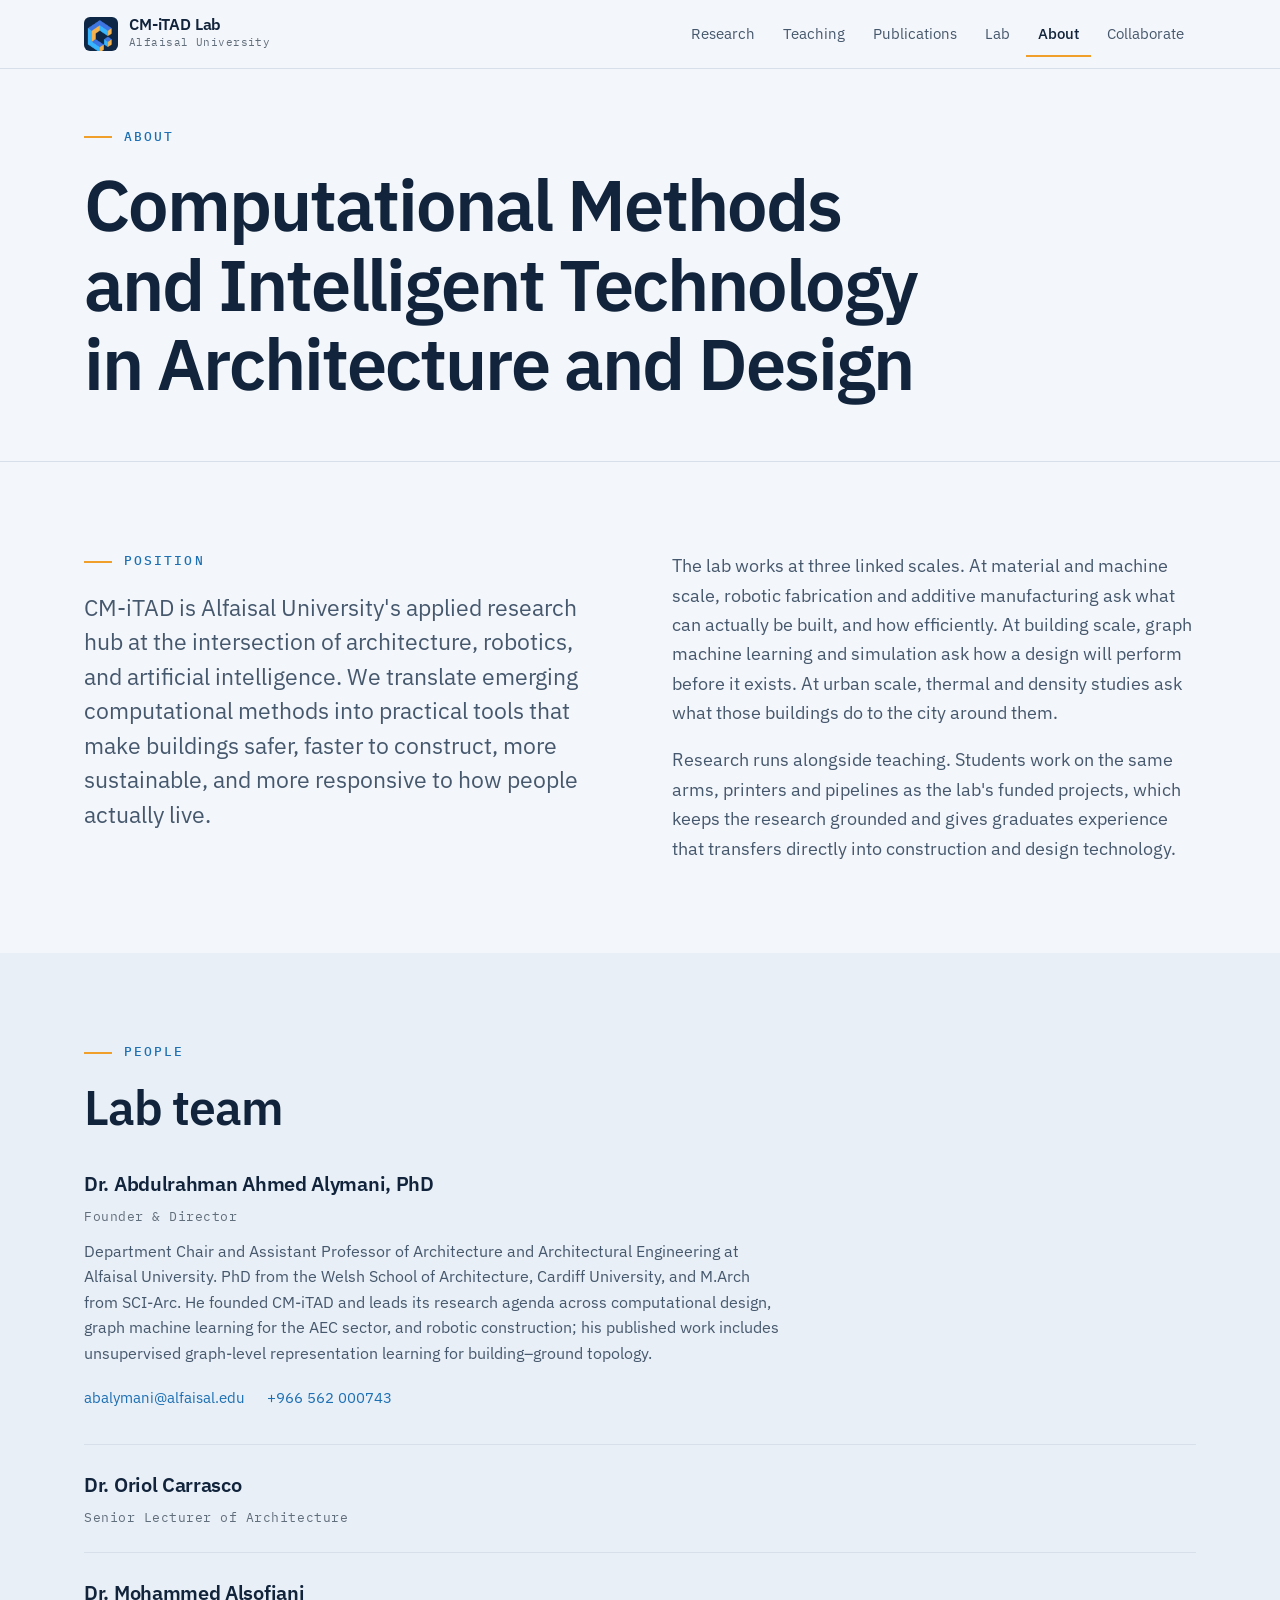
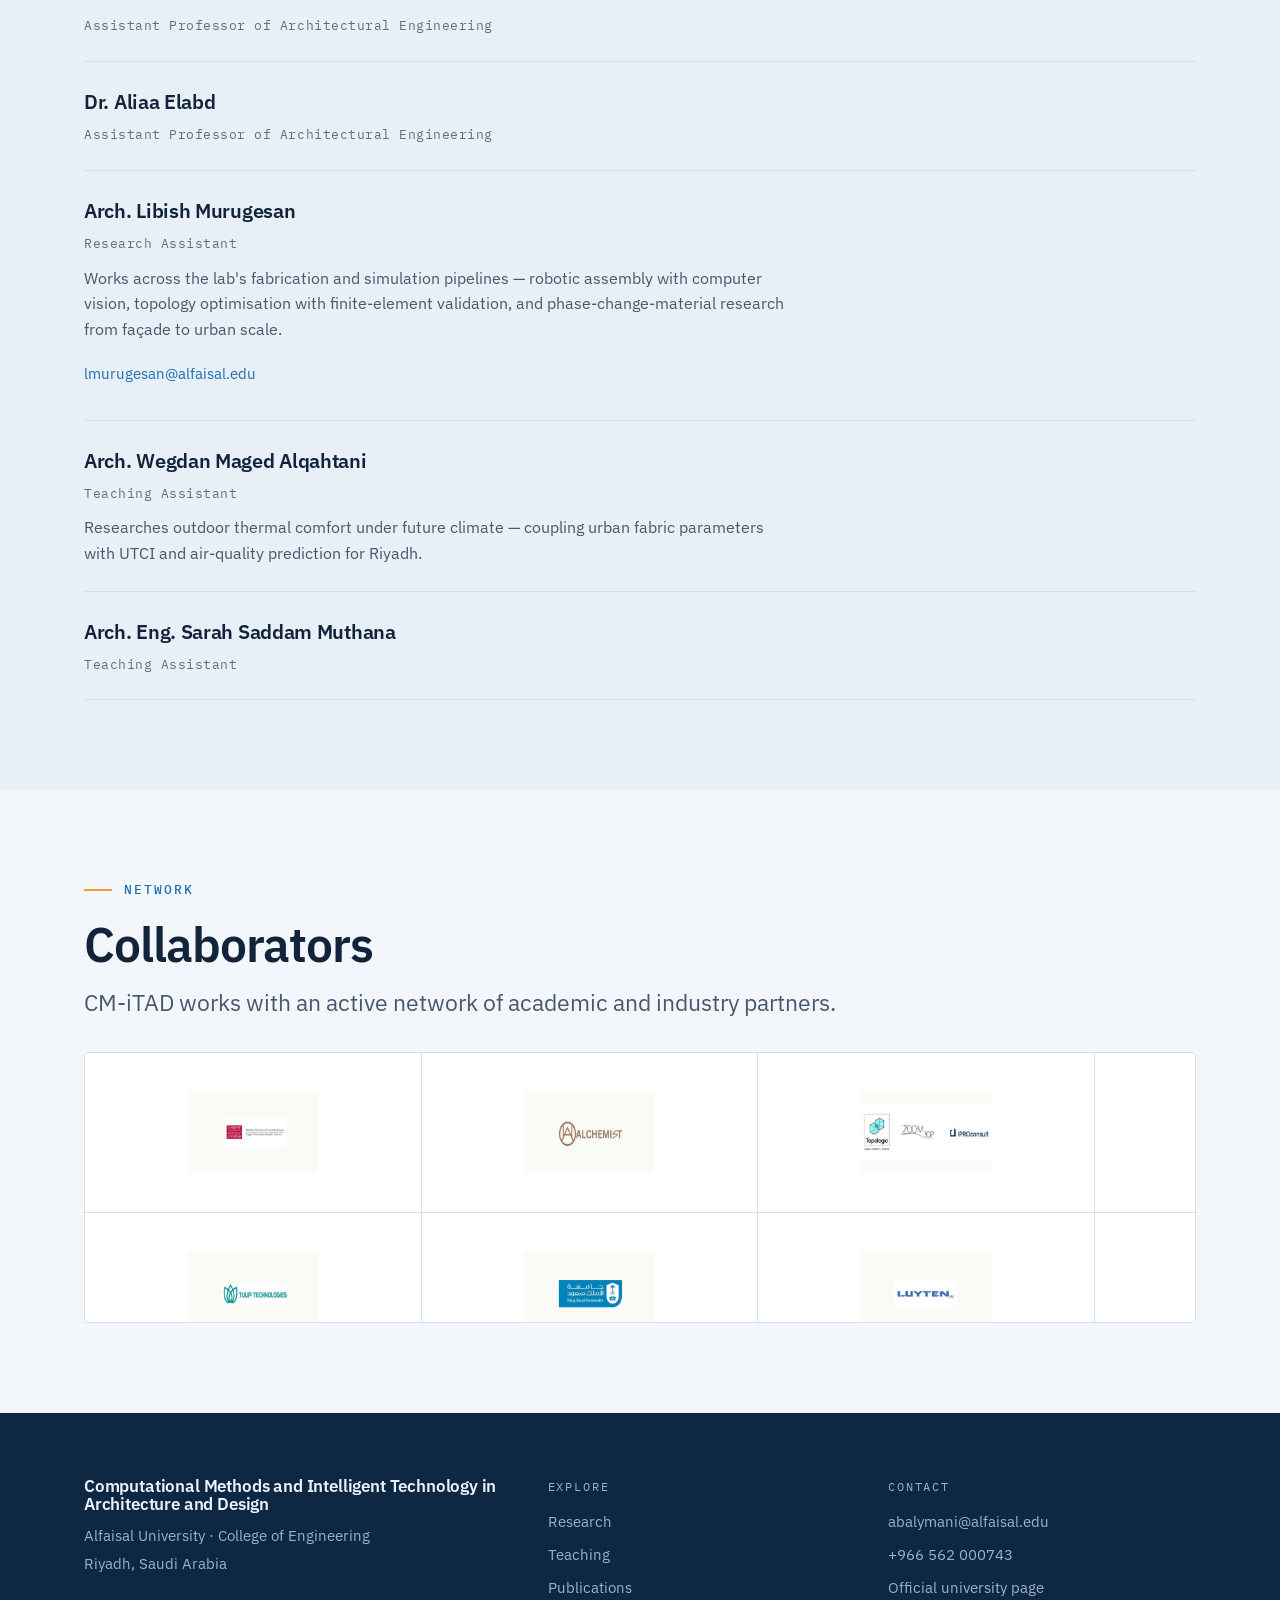
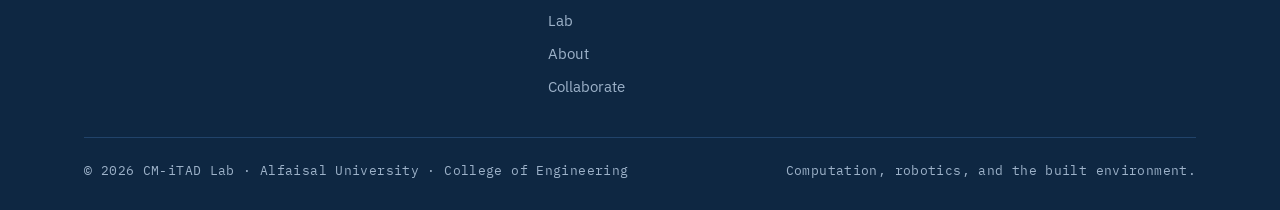
<file: about.html>
<!DOCTYPE html>
<html lang="en">
<head>
<meta charset="utf-8">
<meta name="viewport" content="width=device-width, initial-scale=1, viewport-fit=cover">
<title>About — CM-iTAD Lab</title>
<meta name="description" content="CM-iTAD is Alfaisal University's applied research lab at the intersection of architecture, robotics and artificial intelligence.">
<link rel="icon" href="assets/img/logo-cube.png">
<meta name="theme-color" content="#F3F6FA" media="(prefers-color-scheme: light)">
<meta name="theme-color" content="#0E2742" media="(prefers-color-scheme: dark)">
<link rel="manifest" href="site.webmanifest">
<link rel="apple-touch-icon" href="assets/img/logo-cube.png">
<!-- Fonts are linked here, not @imported from site.css: an @import cannot start
     downloading until site.css has been fetched AND parsed, which serialises two
     round trips on the critical path. This costs the most on mobile networks. -->
<link rel="preconnect" href="https://fonts.googleapis.com">
<link rel="preconnect" href="https://fonts.gstatic.com" crossorigin>
<link rel="stylesheet" href="https://fonts.googleapis.com/css2?family=IBM+Plex+Sans:wght@400;500;600;700&family=IBM+Plex+Mono:wght@400;500;600&family=IBM+Plex+Serif:ital,wght@0,400;0,600;1,400&display=swap">
<link rel="stylesheet" href="assets/css/site.css">
</head>
<body>
<a class="skip" href="#main">Skip to content</a>
<header class="site-header" data-render="header"></header>

<main id="main">
  <section class="section--tight" style="border-bottom:1px solid var(--hairline)">
    <div class="wrap">
      <p class="eyebrow">About</p>
      <h1 class="h-display">Computational Methods and Intelligent Technology in Architecture and Design</h1>
    </div>
  </section>

  <section class="section">
    <div class="wrap">
      <div class="grid grid--2" style="gap:clamp(28px,5vw,64px);align-items:start">
        <div>
          <p class="eyebrow">Position</p>
          <p class="lead">CM-iTAD is Alfaisal University's applied research hub at the intersection of architecture, robotics, and artificial intelligence. We translate emerging computational methods into practical tools that make buildings safer, faster to construct, more sustainable, and more responsive to how people actually live.</p>
        </div>
        <div class="detail__body">
          <p>The lab works at three linked scales. At material and machine scale, robotic fabrication and additive manufacturing ask what can actually be built, and how efficiently. At building scale, graph machine learning and simulation ask how a design will perform before it exists. At urban scale, thermal and density studies ask what those buildings do to the city around them.</p>
          <p>Research runs alongside teaching. Students work on the same arms, printers and pipelines as the lab's funded projects, which keeps the research grounded and gives graduates experience that transfers directly into construction and design technology.</p>
        </div>
      </div>
    </div>
  </section>

  <section class="section section--panel">
    <div class="wrap">
      <p class="eyebrow">People</p>
      <h2 class="h-1" style="margin-bottom:10px">Lab team</h2>
      <div data-render="about-people"></div>
    </div>
  </section>

  <section class="section">
    <div class="wrap">
      <p class="eyebrow">Network</p>
      <h2 class="h-1" style="margin-bottom:14px">Collaborators</h2>
      <p class="lead" style="margin-bottom:32px;max-width:62ch">CM-iTAD works with an active network of academic and industry partners.</p>
      <div data-render="partners"></div>
    </div>
  </section>
</main>

<footer class="site-footer" data-render="footer"></footer>
<script src="assets/js/data.js"></script>
<script src="assets/js/app.js"></script>
</body>
</html>
</file>
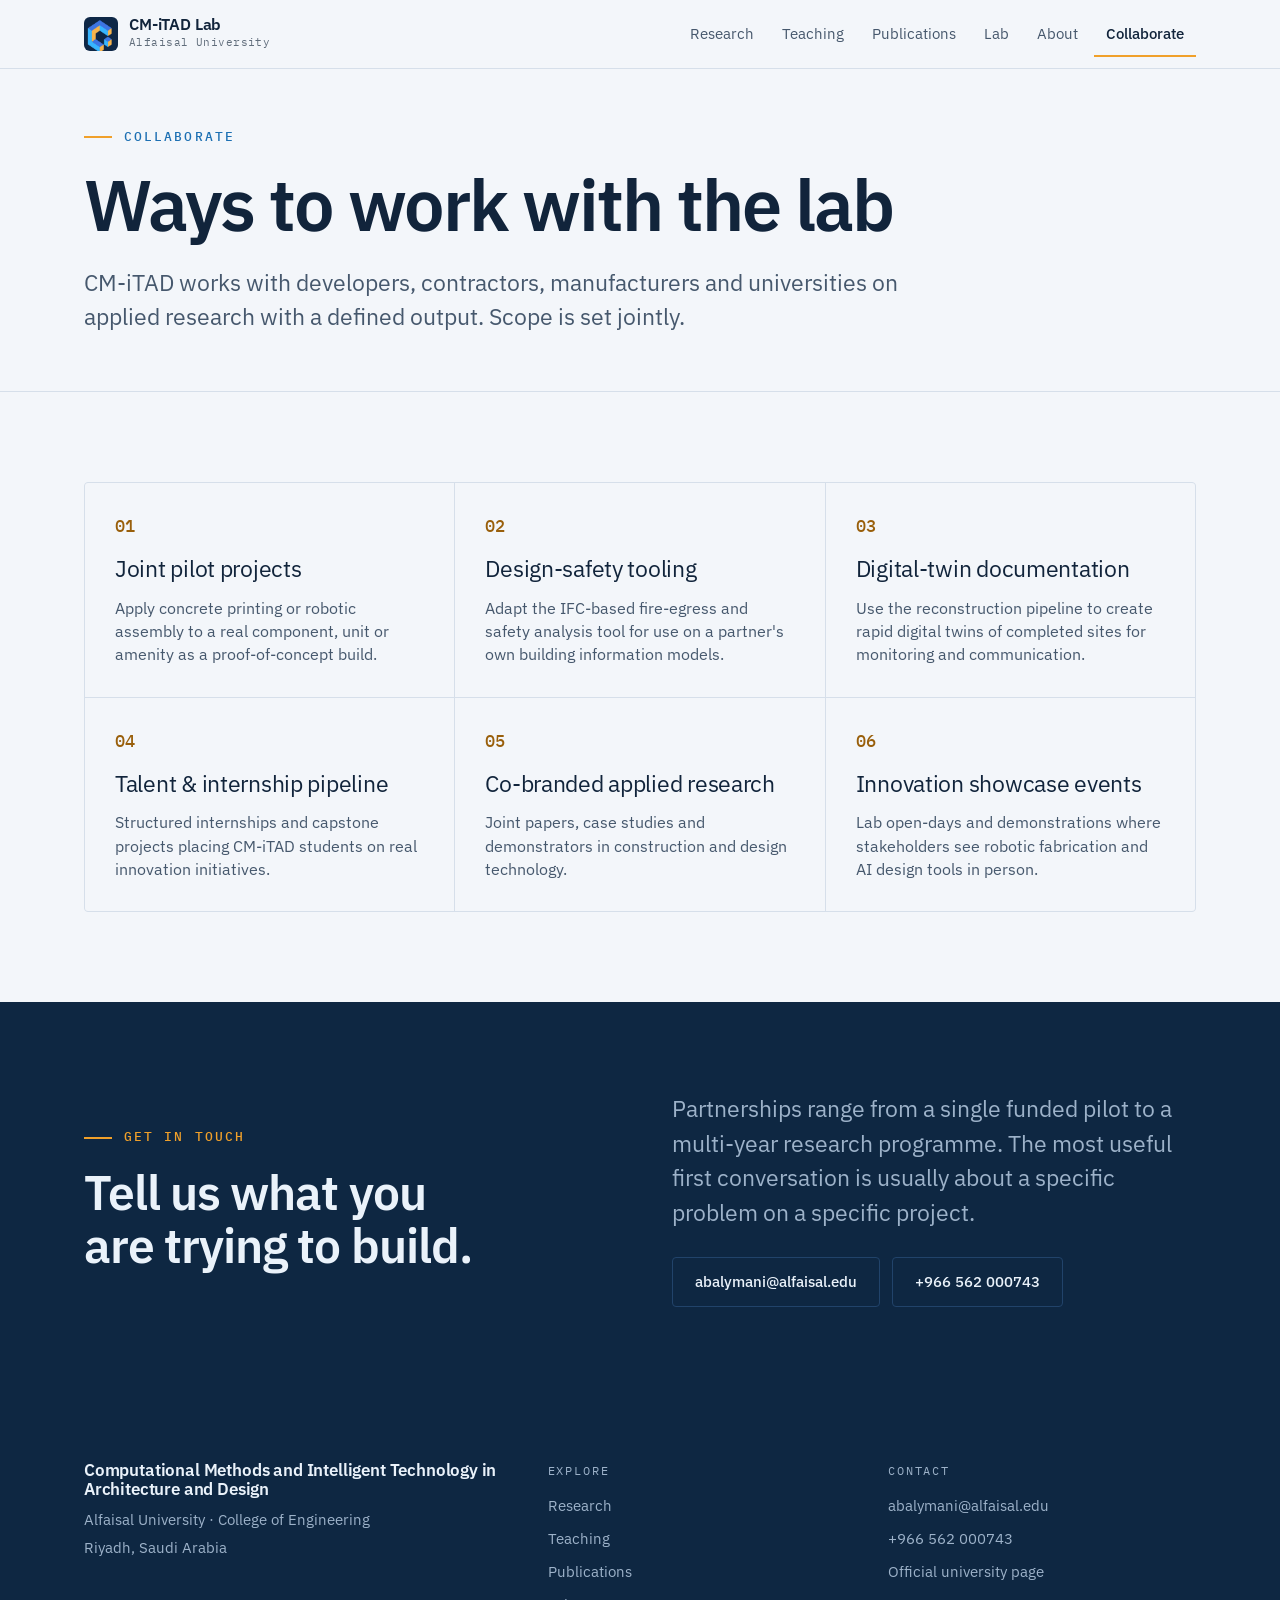
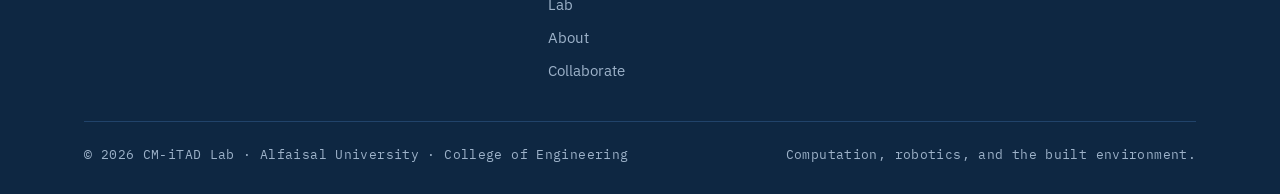
<file: collaborate.html>
<!DOCTYPE html>
<html lang="en">
<head>
<meta charset="utf-8">
<meta name="viewport" content="width=device-width, initial-scale=1, viewport-fit=cover">
<title>Collaborate — CM-iTAD Lab</title>
<meta name="description" content="Ways to work with CM-iTAD Lab: pilot projects, design tooling, digital twins, internships, joint research and showcase events.">
<link rel="icon" href="assets/img/logo-cube.png">
<meta name="theme-color" content="#F3F6FA" media="(prefers-color-scheme: light)">
<meta name="theme-color" content="#0E2742" media="(prefers-color-scheme: dark)">
<link rel="manifest" href="site.webmanifest">
<link rel="apple-touch-icon" href="assets/img/logo-cube.png">
<!-- Fonts are linked here, not @imported from site.css: an @import cannot start
     downloading until site.css has been fetched AND parsed, which serialises two
     round trips on the critical path. This costs the most on mobile networks. -->
<link rel="preconnect" href="https://fonts.googleapis.com">
<link rel="preconnect" href="https://fonts.gstatic.com" crossorigin>
<link rel="stylesheet" href="https://fonts.googleapis.com/css2?family=IBM+Plex+Sans:wght@400;500;600;700&family=IBM+Plex+Mono:wght@400;500;600&family=IBM+Plex+Serif:ital,wght@0,400;0,600;1,400&display=swap">
<link rel="stylesheet" href="assets/css/site.css">
</head>
<body>
<a class="skip" href="#main">Skip to content</a>
<header class="site-header" data-render="header"></header>

<main id="main">
  <section class="section--tight" style="border-bottom:1px solid var(--hairline)">
    <div class="wrap">
      <p class="eyebrow">Collaborate</p>
      <h1 class="h-display">Ways to work with the lab</h1>
      <p class="lead" style="margin-top:20px;max-width:62ch">CM-iTAD works with developers, contractors, manufacturers and universities on applied research with a defined output. Scope is set jointly.</p>
    </div>
  </section>

  <section class="section">
    <div class="wrap" data-render="collab-list"></div>
  </section>

  <section class="section section--deep">
    <div class="wrap">
      <div class="grid grid--2" style="gap:clamp(28px,5vw,64px);align-items:center">
        <div>
          <p class="eyebrow">Get in touch</p>
          <h2 class="h-1" style="color:var(--fg-on-dark)">Tell us what you are trying to build.</h2>
        </div>
        <div>
          <p class="lead">Partnerships range from a single funded pilot to a multi-year research programme. The most useful first conversation is usually about a specific problem on a specific project.</p>
          <div class="btn-row" data-render="collab-contact"></div>
        </div>
      </div>
    </div>
  </section>
</main>

<footer class="site-footer" data-render="footer"></footer>
<script src="assets/js/data.js"></script>
<script src="assets/js/app.js"></script>
</body>
</html>
</file>
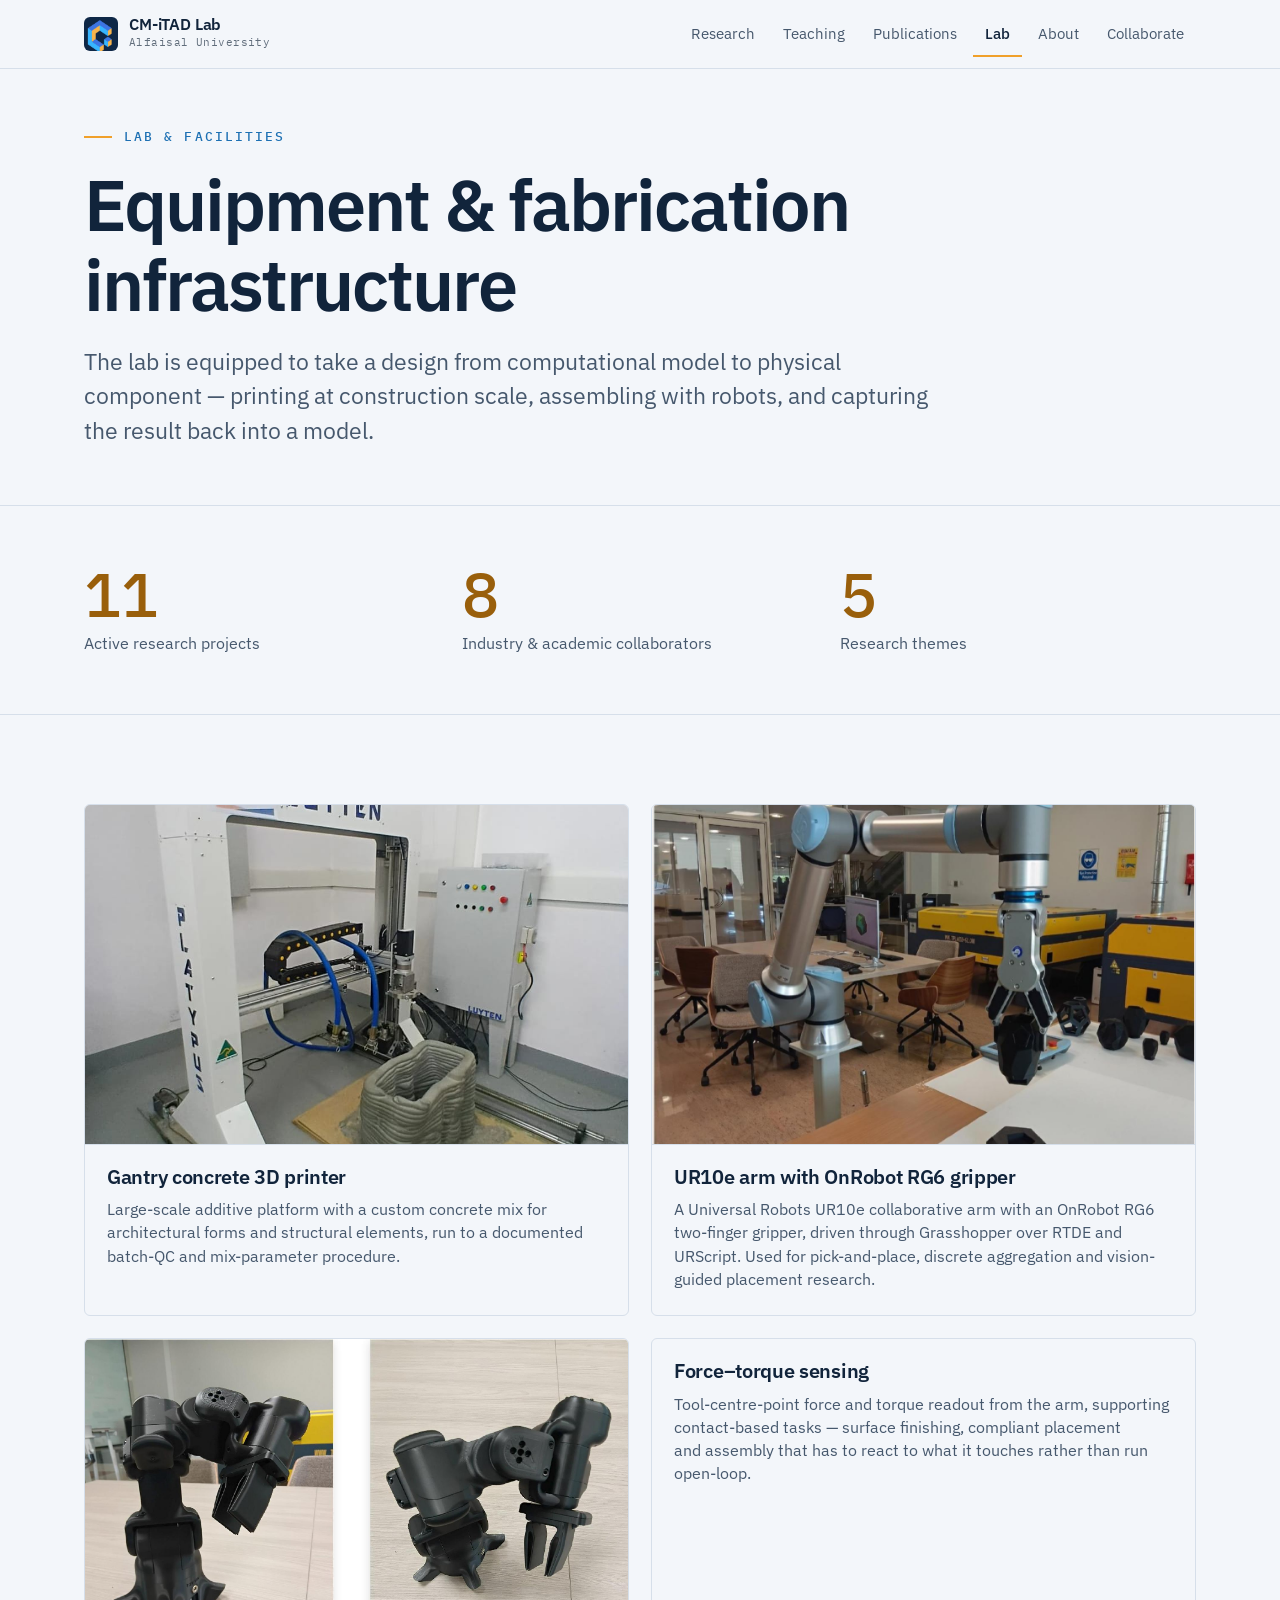
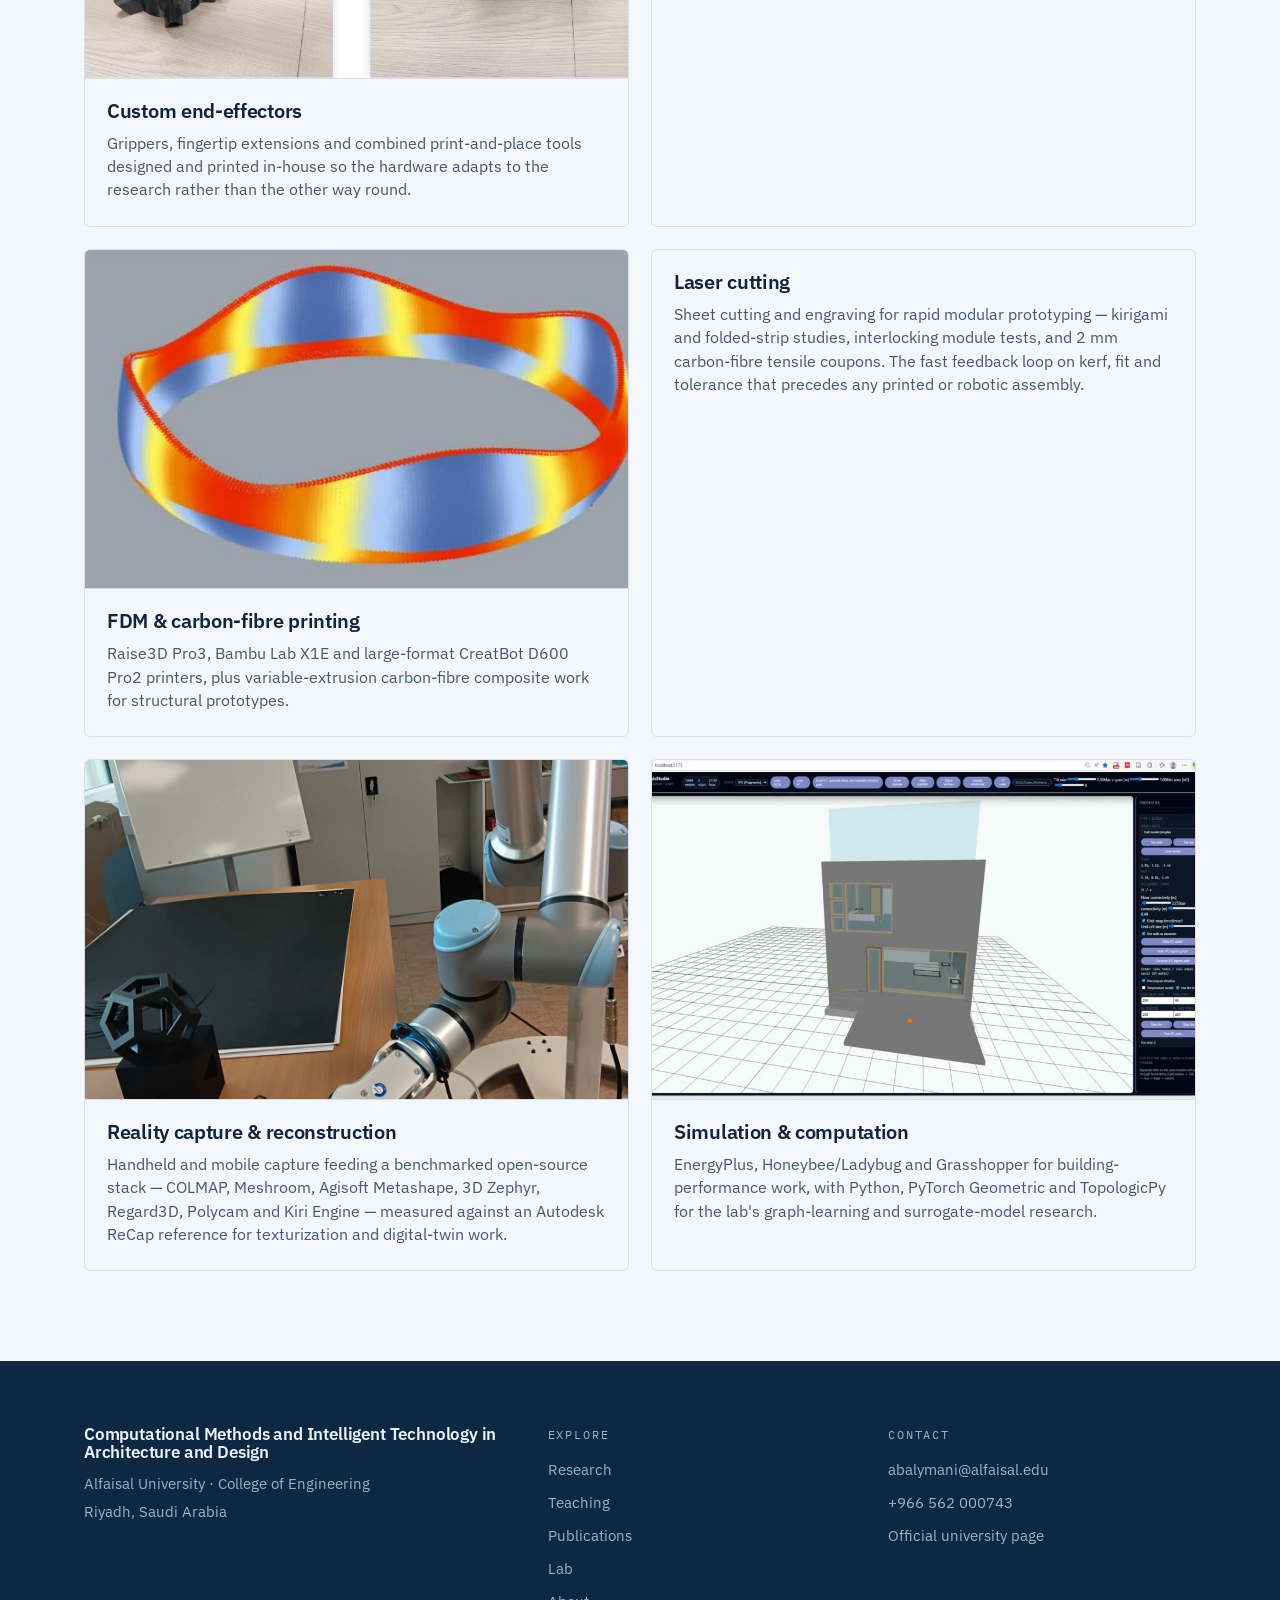
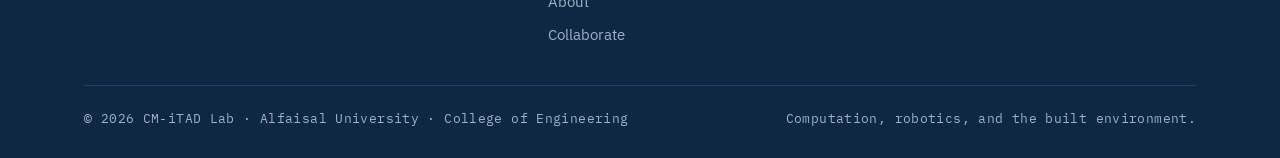
<file: lab.html>
<!DOCTYPE html>
<html lang="en">
<head>
<meta charset="utf-8">
<meta name="viewport" content="width=device-width, initial-scale=1, viewport-fit=cover">
<title>Lab & facilities — CM-iTAD Lab</title>
<meta name="description" content="Equipment and fabrication infrastructure at CM-iTAD Lab: concrete printing, robotic arms, additive manufacturing and reality capture.">
<link rel="icon" href="assets/img/logo-cube.png">
<meta name="theme-color" content="#F3F6FA" media="(prefers-color-scheme: light)">
<meta name="theme-color" content="#0E2742" media="(prefers-color-scheme: dark)">
<link rel="manifest" href="site.webmanifest">
<link rel="apple-touch-icon" href="assets/img/logo-cube.png">
<!-- Fonts are linked here, not @imported from site.css: an @import cannot start
     downloading until site.css has been fetched AND parsed, which serialises two
     round trips on the critical path. This costs the most on mobile networks. -->
<link rel="preconnect" href="https://fonts.googleapis.com">
<link rel="preconnect" href="https://fonts.gstatic.com" crossorigin>
<link rel="stylesheet" href="https://fonts.googleapis.com/css2?family=IBM+Plex+Sans:wght@400;500;600;700&family=IBM+Plex+Mono:wght@400;500;600&family=IBM+Plex+Serif:ital,wght@0,400;0,600;1,400&display=swap">
<link rel="stylesheet" href="assets/css/site.css">
</head>
<body>
<a class="skip" href="#main">Skip to content</a>
<header class="site-header" data-render="header"></header>

<main id="main">
  <section class="section--tight" style="border-bottom:1px solid var(--hairline)">
    <div class="wrap">
      <p class="eyebrow">Lab &amp; facilities</p>
      <h1 class="h-display">Equipment &amp; fabrication infrastructure</h1>
      <p class="lead" style="margin-top:20px;max-width:62ch">The lab is equipped to take a design from computational model to physical component — printing at construction scale, assembling with robots, and capturing the result back into a model.</p>
    </div>
  </section>

  <section class="section--tight" style="border-bottom:1px solid var(--hairline)">
    <div class="wrap" data-render="lab-stats"></div>
  </section>

  <section class="section">
    <div class="wrap" data-render="lab-facilities"></div>
  </section>
</main>

<footer class="site-footer" data-render="footer"></footer>
<script src="assets/js/data.js"></script>
<script src="assets/js/app.js"></script>
</body>
</html>
</file>
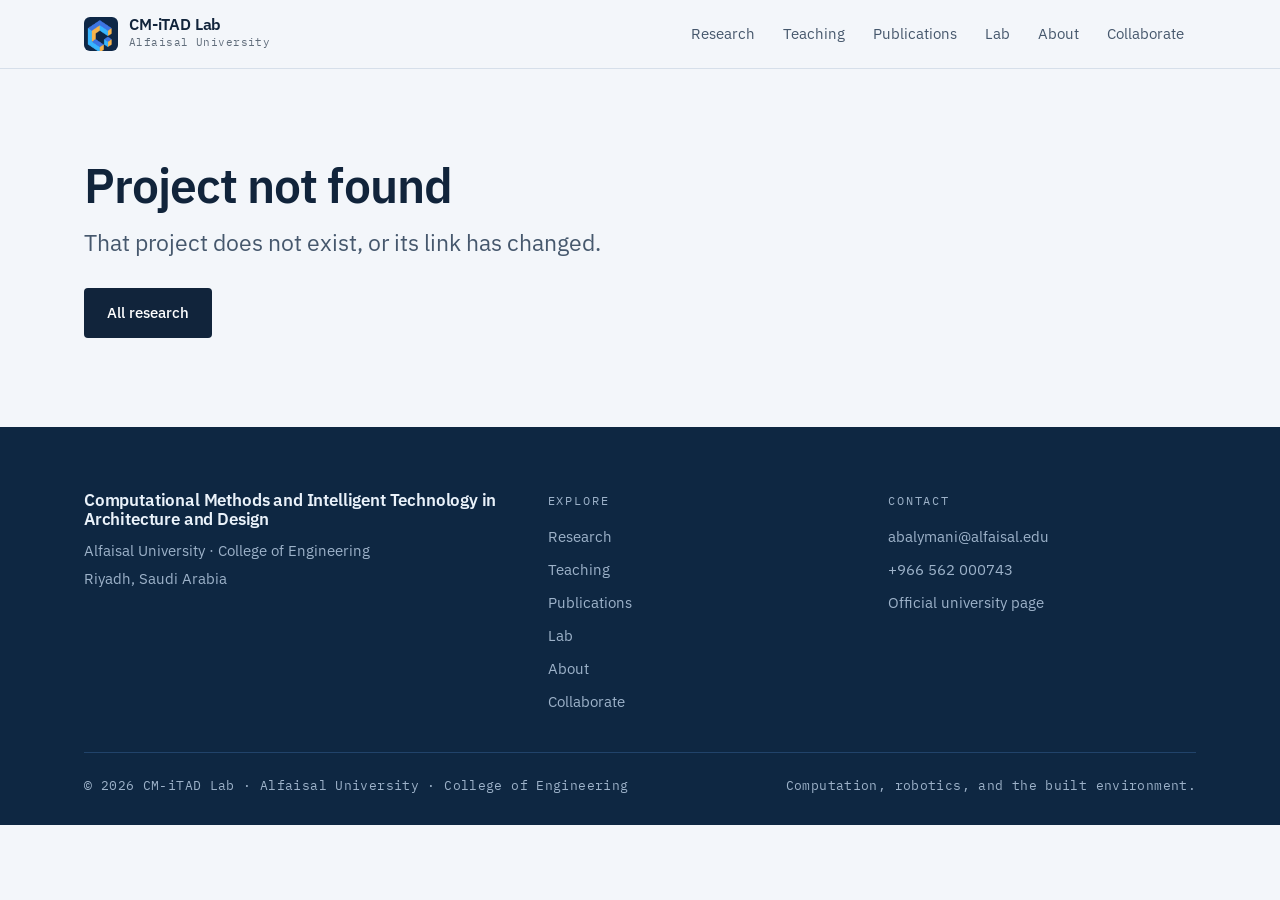
<file: project.html>
<!DOCTYPE html>
<html lang="en">
<head>
<meta charset="utf-8">
<meta name="viewport" content="width=device-width, initial-scale=1, viewport-fit=cover">
<title>Project — CM-iTAD Lab</title>
<meta name="description" content="A research project at CM-iTAD Lab, Alfaisal University.">
<link rel="icon" href="assets/img/logo-cube.png">
<meta name="theme-color" content="#F3F6FA" media="(prefers-color-scheme: light)">
<meta name="theme-color" content="#0E2742" media="(prefers-color-scheme: dark)">
<link rel="manifest" href="site.webmanifest">
<link rel="apple-touch-icon" href="assets/img/logo-cube.png">
<!-- Fonts are linked here, not @imported from site.css: an @import cannot start
     downloading until site.css has been fetched AND parsed, which serialises two
     round trips on the critical path. This costs the most on mobile networks. -->
<link rel="preconnect" href="https://fonts.googleapis.com">
<link rel="preconnect" href="https://fonts.gstatic.com" crossorigin>
<link rel="stylesheet" href="https://fonts.googleapis.com/css2?family=IBM+Plex+Sans:wght@400;500;600;700&family=IBM+Plex+Mono:wght@400;500;600&family=IBM+Plex+Serif:ital,wght@0,400;0,600;1,400&display=swap">
<link rel="stylesheet" href="assets/css/site.css">
</head>
<body>
<a class="skip" href="#main">Skip to content</a>
<header class="site-header" data-render="header"></header>

<main id="main" data-render="project"></main>

<footer class="site-footer" data-render="footer"></footer>
<script src="assets/js/data.js"></script>
<script src="assets/js/app.js"></script>
</body>
</html>
</file>
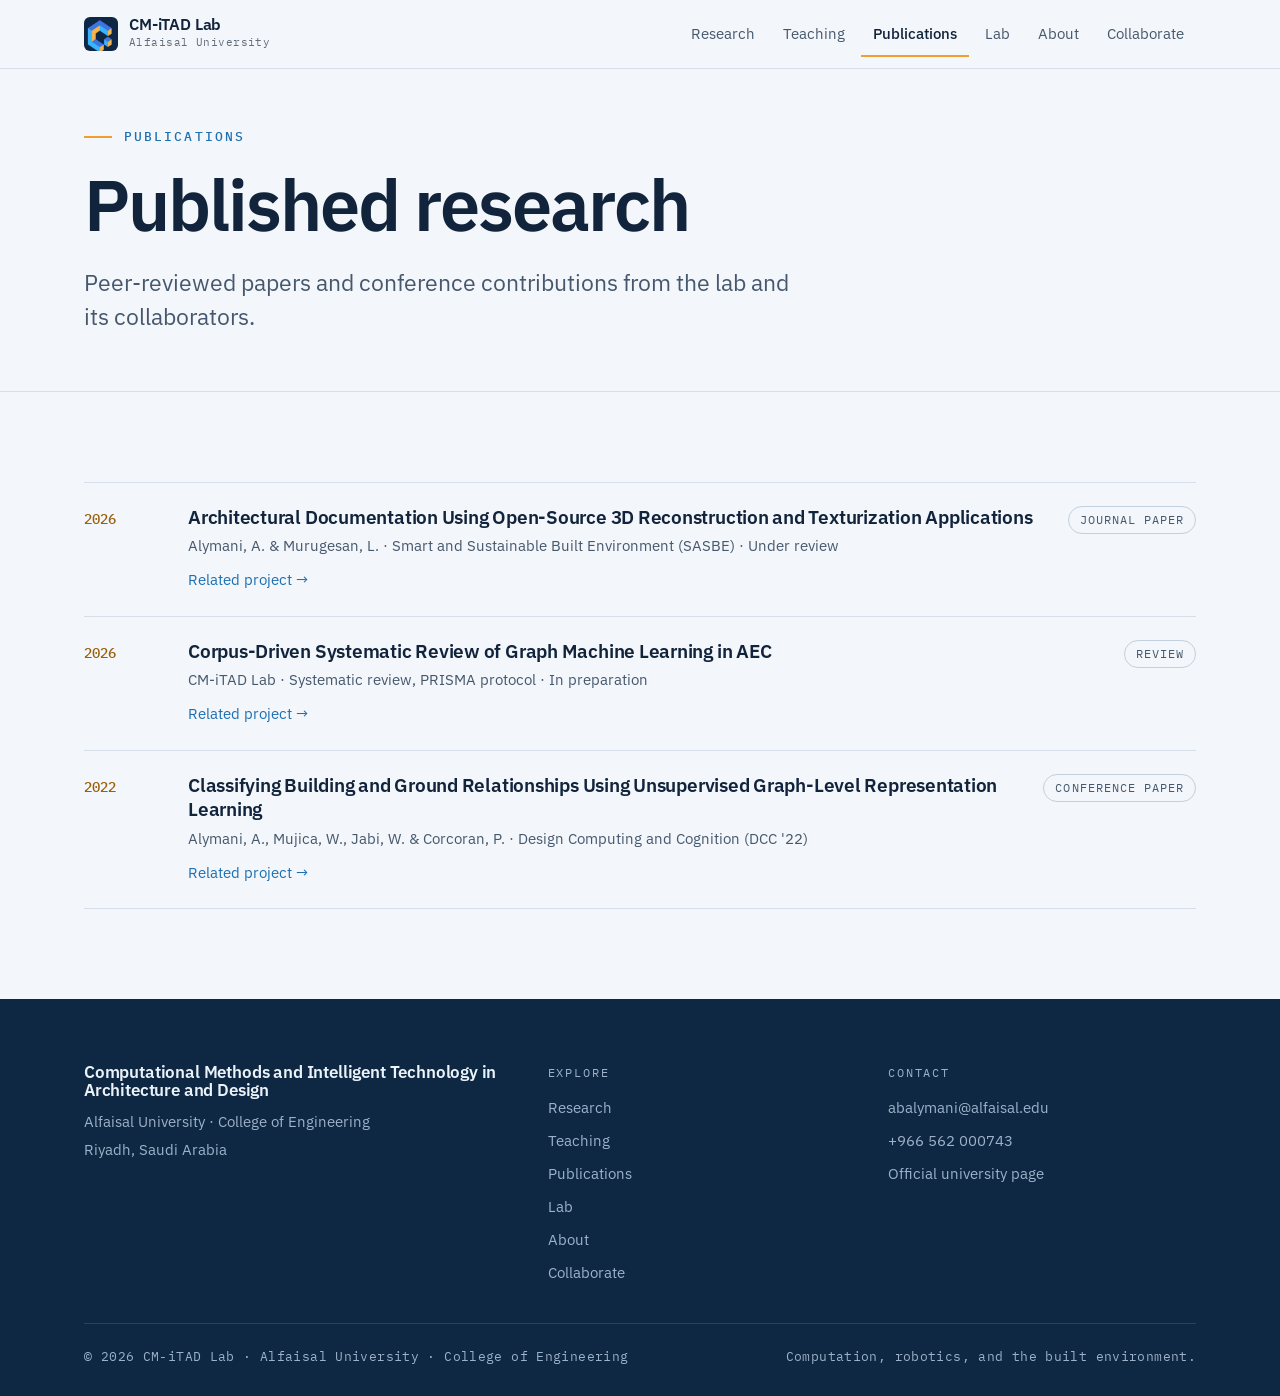
<file: publications.html>
<!DOCTYPE html>
<html lang="en">
<head>
<meta charset="utf-8">
<meta name="viewport" content="width=device-width, initial-scale=1, viewport-fit=cover">
<title>Publications — CM-iTAD Lab</title>
<meta name="description" content="Papers and published research from CM-iTAD Lab, Alfaisal University.">
<link rel="icon" href="assets/img/logo-cube.png">
<meta name="theme-color" content="#F3F6FA" media="(prefers-color-scheme: light)">
<meta name="theme-color" content="#0E2742" media="(prefers-color-scheme: dark)">
<link rel="manifest" href="site.webmanifest">
<link rel="apple-touch-icon" href="assets/img/logo-cube.png">
<!-- Fonts are linked here, not @imported from site.css: an @import cannot start
     downloading until site.css has been fetched AND parsed, which serialises two
     round trips on the critical path. This costs the most on mobile networks. -->
<link rel="preconnect" href="https://fonts.googleapis.com">
<link rel="preconnect" href="https://fonts.gstatic.com" crossorigin>
<link rel="stylesheet" href="https://fonts.googleapis.com/css2?family=IBM+Plex+Sans:wght@400;500;600;700&family=IBM+Plex+Mono:wght@400;500;600&family=IBM+Plex+Serif:ital,wght@0,400;0,600;1,400&display=swap">
<link rel="stylesheet" href="assets/css/site.css">
</head>
<body>
<a class="skip" href="#main">Skip to content</a>
<header class="site-header" data-render="header"></header>

<main id="main">
  <section class="section--tight" style="border-bottom:1px solid var(--hairline)">
    <div class="wrap">
      <p class="eyebrow">Publications</p>
      <h1 class="h-display">Published research</h1>
      <p class="lead" style="margin-top:20px;max-width:62ch">Peer-reviewed papers and conference contributions from the lab and its collaborators.</p>
    </div>
  </section>

  <section class="section">
    <div class="wrap" data-render="publications-list"></div>
  </section>
</main>

<footer class="site-footer" data-render="footer"></footer>
<script src="assets/js/data.js"></script>
<script src="assets/js/app.js"></script>
</body>
</html>
</file>
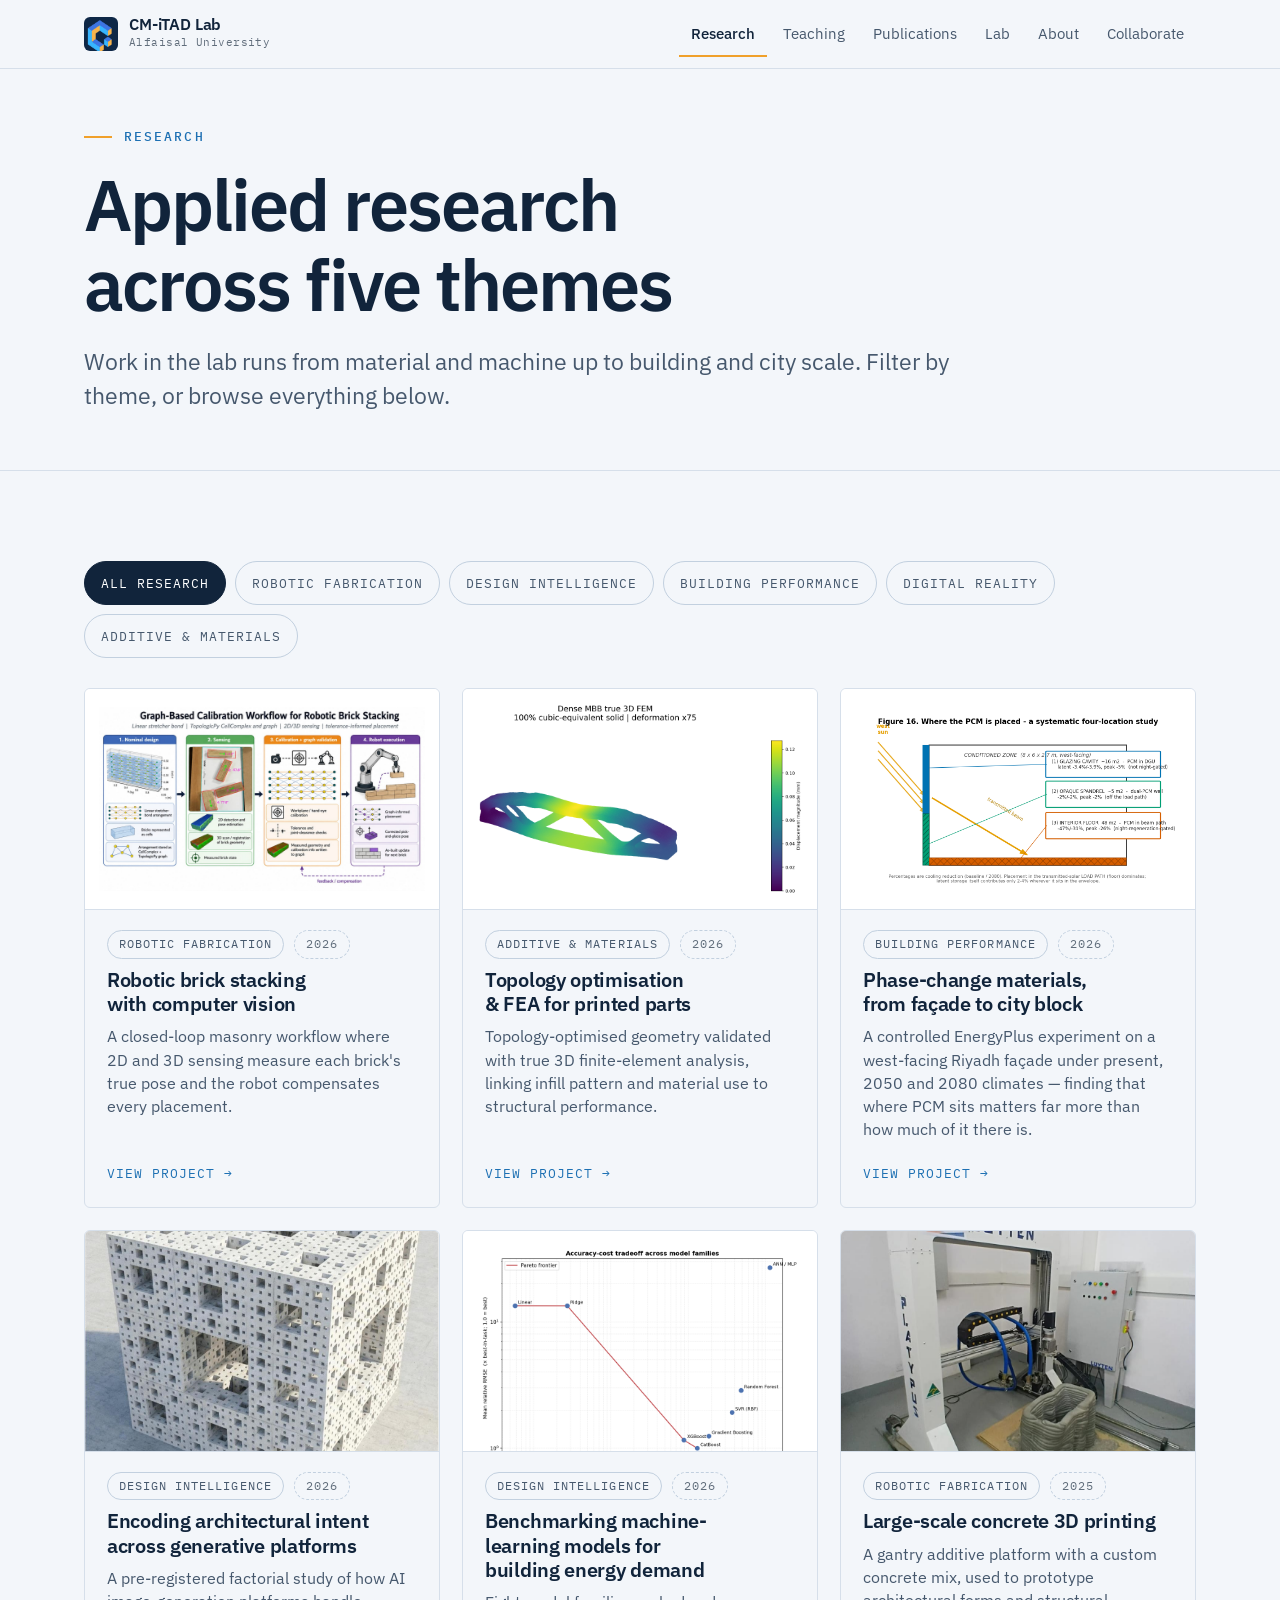
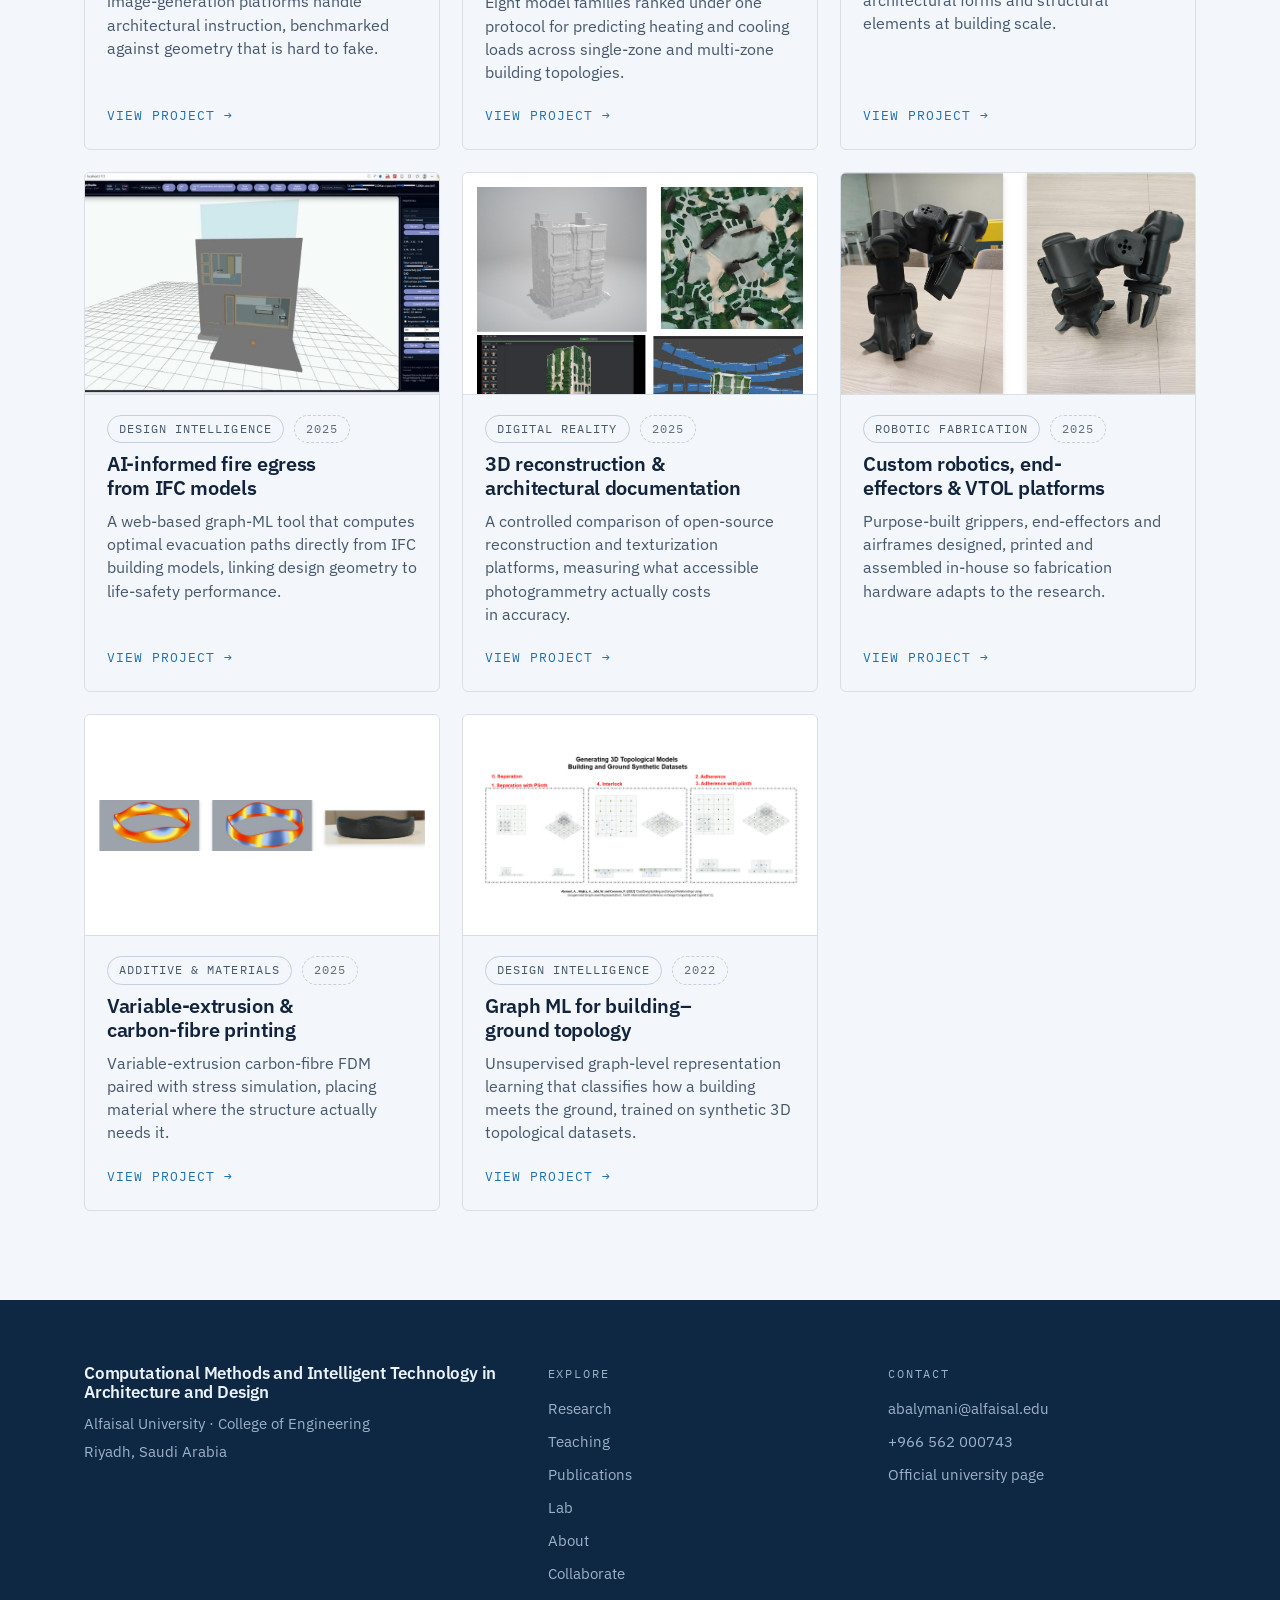
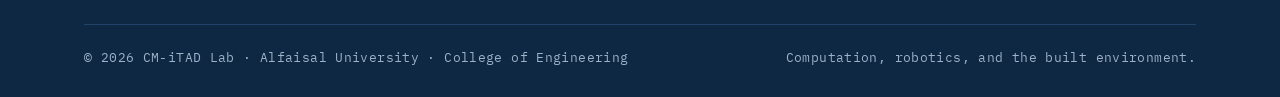
<file: research.html>
<!DOCTYPE html>
<html lang="en">
<head>
<meta charset="utf-8">
<meta name="viewport" content="width=device-width, initial-scale=1, viewport-fit=cover">
<title>Research — CM-iTAD Lab</title>
<meta name="description" content="Research projects across robotic fabrication, design intelligence, building performance, digital reality and additive materials.">
<link rel="icon" href="assets/img/logo-cube.png">
<meta name="theme-color" content="#F3F6FA" media="(prefers-color-scheme: light)">
<meta name="theme-color" content="#0E2742" media="(prefers-color-scheme: dark)">
<link rel="manifest" href="site.webmanifest">
<link rel="apple-touch-icon" href="assets/img/logo-cube.png">
<!-- Fonts are linked here, not @imported from site.css: an @import cannot start
     downloading until site.css has been fetched AND parsed, which serialises two
     round trips on the critical path. This costs the most on mobile networks. -->
<link rel="preconnect" href="https://fonts.googleapis.com">
<link rel="preconnect" href="https://fonts.gstatic.com" crossorigin>
<link rel="stylesheet" href="https://fonts.googleapis.com/css2?family=IBM+Plex+Sans:wght@400;500;600;700&family=IBM+Plex+Mono:wght@400;500;600&family=IBM+Plex+Serif:ital,wght@0,400;0,600;1,400&display=swap">
<link rel="stylesheet" href="assets/css/site.css">
</head>
<body>
<a class="skip" href="#main">Skip to content</a>
<header class="site-header" data-render="header"></header>

<main id="main">
  <section class="section--tight" style="border-bottom:1px solid var(--hairline)">
    <div class="wrap">
      <p class="eyebrow">Research</p>
      <h1 class="h-display">Applied research across five themes</h1>
      <p class="lead" style="margin-top:20px;max-width:62ch">Work in the lab runs from material and machine up to building and city scale. Filter by theme, or browse everything below.</p>
    </div>
  </section>

  <section class="section">
    <div class="wrap">
      <div class="filters" data-render="research-filters"></div>
      <div data-render="research-list"></div>
    </div>
  </section>
</main>

<footer class="site-footer" data-render="footer"></footer>
<script src="assets/js/data.js"></script>
<script src="assets/js/app.js"></script>
</body>
</html>
</file>
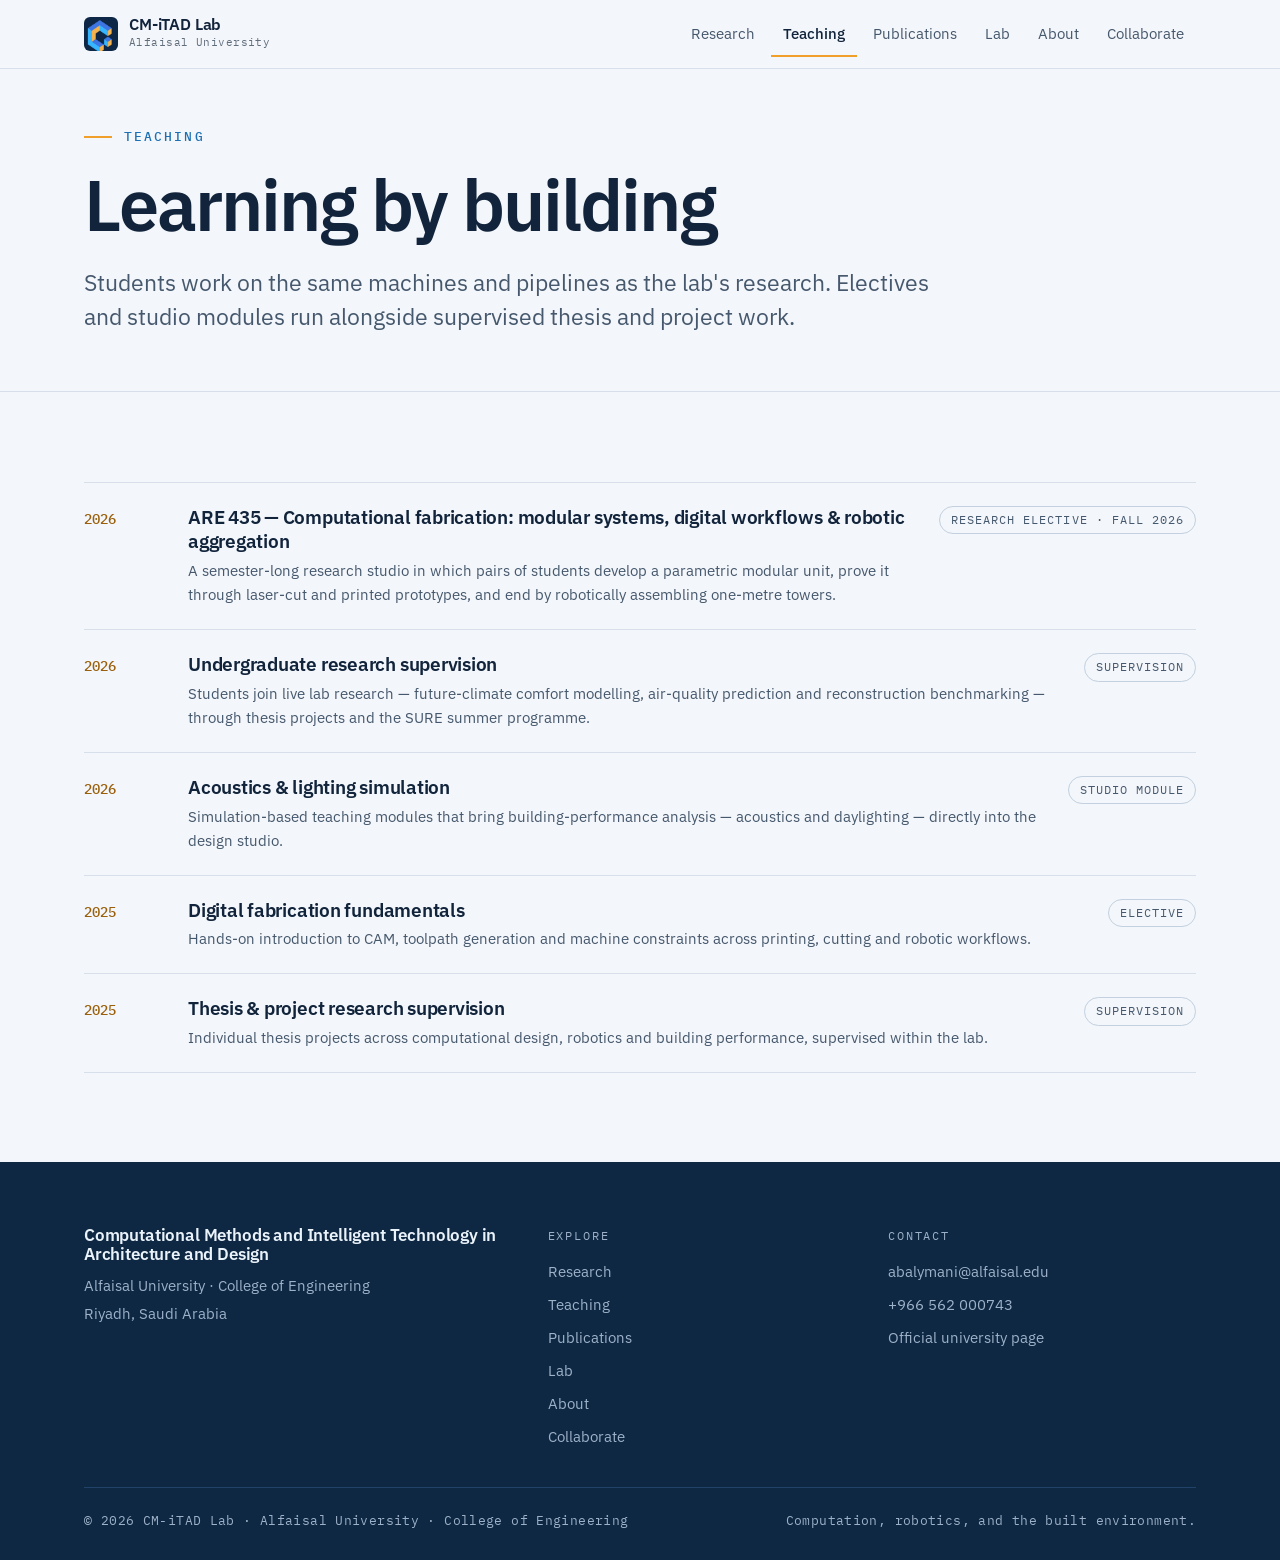
<file: teaching.html>
<!DOCTYPE html>
<html lang="en">
<head>
<meta charset="utf-8">
<meta name="viewport" content="width=device-width, initial-scale=1, viewport-fit=cover">
<title>Teaching — CM-iTAD Lab</title>
<meta name="description" content="Electives, studio modules and supervised thesis research at CM-iTAD Lab.">
<link rel="icon" href="assets/img/logo-cube.png">
<meta name="theme-color" content="#F3F6FA" media="(prefers-color-scheme: light)">
<meta name="theme-color" content="#0E2742" media="(prefers-color-scheme: dark)">
<link rel="manifest" href="site.webmanifest">
<link rel="apple-touch-icon" href="assets/img/logo-cube.png">
<!-- Fonts are linked here, not @imported from site.css: an @import cannot start
     downloading until site.css has been fetched AND parsed, which serialises two
     round trips on the critical path. This costs the most on mobile networks. -->
<link rel="preconnect" href="https://fonts.googleapis.com">
<link rel="preconnect" href="https://fonts.gstatic.com" crossorigin>
<link rel="stylesheet" href="https://fonts.googleapis.com/css2?family=IBM+Plex+Sans:wght@400;500;600;700&family=IBM+Plex+Mono:wght@400;500;600&family=IBM+Plex+Serif:ital,wght@0,400;0,600;1,400&display=swap">
<link rel="stylesheet" href="assets/css/site.css">
</head>
<body>
<a class="skip" href="#main">Skip to content</a>
<header class="site-header" data-render="header"></header>

<main id="main">
  <section class="section--tight" style="border-bottom:1px solid var(--hairline)">
    <div class="wrap">
      <p class="eyebrow">Teaching</p>
      <h1 class="h-display">Learning by building</h1>
      <p class="lead" style="margin-top:20px;max-width:62ch">Students work on the same machines and pipelines as the lab's research. Electives and studio modules run alongside supervised thesis and project work.</p>
    </div>
  </section>

  <section class="section">
    <div class="wrap" data-render="teaching-list"></div>
  </section>
</main>

<footer class="site-footer" data-render="footer"></footer>
<script src="assets/js/data.js"></script>
<script src="assets/js/app.js"></script>
</body>
</html>
</file>
<file: assets/css/site.css>
/* ==========================================================================
   CM-iTAD Lab — site stylesheet
   Design foundation: Frahan StonePack (structure, type scale, hairline grid)
   Palette:           CM-iTAD brand, derived from the lab logo (navy / blue / amber)
   Tokens are inlined rather than imported so the site deploys standalone.
   See HANDOFF.md §2 for provenance.
   ========================================================================== */

/* Fonts are <link>ed from each page's <head>, not @imported here — an @import
   serialises a second round trip behind this file. See HANDOFF.md §9. */

:root {
  /* Surfaces */
  --bg:          #F3F6FA;
  --bg-panel:    #E9EFF6;
  --bg-sunken:   #DEE7F1;
  --bg-deep:     #0E2742;
  --bg-deep-2:   #15355A;

  /* Ink */
  --fg1:         #11243B;
  --fg2:         #46586D;
  --fg3:         #616E7C;  /* captions/metadata — was #84919F (2.97:1, failed AA); now 4.81:1 on --bg */
  --fg-on-dark:  #EAF2FA;
  --fg2-on-dark: #9DB2C9;

  /* Rules */
  --hairline:    #D6DFEA;
  --hairline-2:  #C2D0DF;
  --line-dark:   #21436A;

  /* Brand accents.
     The two brand hexes are correct ON DARK and as non-text marks (the eyebrow
     tick, the nav underline, the callout rule). On the light grounds they fail
     WCAG AA as TEXT — measured on --bg: blue 3.18:1, amber 1.98:1.
     The two -ink variants below are the same hues darkened to clear 4.5:1 on
     --bg AND --bg-panel. Rule: mark or dark ground -> brand hex.
     Text on a light ground -> -ink. Never a third accent family. */
  --cm-blue:      #2E8FDD;
  --cm-orange:    #F0A02A;
  --cm-blue-ink:  #1D70B3;  /* links, eyebrows, card CTAs  — 4.82:1 on --bg, 4.51:1 on --bg-panel */
  --cm-orange-ink:#995F0B;  /* mono numerals on light      — 4.85:1 on --bg, 4.54:1 on --bg-panel */

  /* Type */
  --sans:  'IBM Plex Sans', ui-sans-serif, system-ui, sans-serif;
  --mono:  'IBM Plex Mono', ui-monospace, 'SFMono-Regular', monospace;
  --serif: 'IBM Plex Serif', Georgia, serif;

  --tracking-label: 0.16em;

  /* Radii + elevation */
  --r-tile: 4px;
  --r-card: 6px;
  --r-pill: 999px;
  --shadow-card: 0 1px 2px rgba(17,36,59,.05), 0 6px 18px rgba(17,36,59,.08);

  /* Layout */
  --maxw: 1240px;
  --gutter: clamp(20px, 5vw, 64px);
  --header-h: 68px;
}

/* ---------- reset ---------- */
*, *::before, *::after { box-sizing: border-box; }
html { -webkit-text-size-adjust: 100%; scroll-behavior: smooth; }
body {
  margin: 0;
  background: var(--bg);
  color: var(--fg1);
  font-family: var(--sans);
  font-size: 17px;
  line-height: 1.6;
  -webkit-font-smoothing: antialiased;
  text-rendering: optimizeLegibility;
}
img { max-width: 100%; display: block; }
h1, h2, h3, h4 { margin: 0; font-weight: 600; letter-spacing: -.02em; line-height: 1.1; text-wrap: balance; }
p { margin: 0; text-wrap: pretty; }
ul { margin: 0; padding: 0; list-style: none; }

/* This field's vocabulary is full of long unbreakable compounds — CellComplex,
   TopologicPy, PhaseChangeHysteresis, repository URLs. Without this they punch
   out of their container at 320px and the whole page scrolls sideways. */
h1, h2, h3, h4, p, li, figcaption, td, th, dd, dt { overflow-wrap: break-word; }
.h-display, .h-1 { hyphens: auto; }

a { color: var(--cm-blue-ink); text-decoration: none; }
a:hover { color: var(--fg1); }

:focus-visible { outline: 2px solid var(--cm-blue); outline-offset: 3px; }

.skip {
  position: absolute; left: -9999px; top: 0; z-index: 200;
  background: var(--fg1); color: #fff; padding: 12px 18px; border-radius: var(--r-tile);
}
.skip:focus { left: 12px; top: 12px; color: #fff; }

/* ---------- layout primitives ---------- */
.wrap { max-width: var(--maxw); margin-inline: auto; padding-inline: var(--gutter); }
.section { padding-block: clamp(48px, 7vw, 104px); }
.section--tight { padding-block: clamp(34px, 4.5vw, 64px); }
.section--deep { background: var(--bg-deep); color: var(--fg-on-dark); }
.section--panel { background: var(--bg-panel); }
.rule { height: 1px; background: var(--hairline); border: 0; margin: 0; }

.eyebrow {
  display: flex; align-items: center; gap: 12px;
  font-family: var(--mono); font-size: 13px; font-weight: 500;
  letter-spacing: var(--tracking-label); text-transform: uppercase;
  color: var(--cm-blue-ink); margin-bottom: 18px;
}
.eyebrow::before { content: ""; width: 28px; height: 2px; background: var(--cm-orange); flex: none; align-self: center; }
.section--deep .eyebrow { color: var(--cm-orange); }
.section--deep .eyebrow::before { background: var(--cm-orange); }

.h-display { font-size: clamp(38px, 6.2vw, 72px); letter-spacing: -.028em; }
.h-1 { font-size: clamp(30px, 4.2vw, 48px); }
.h-2 { font-size: clamp(24px, 3vw, 34px); }
.h-3 { font-size: clamp(19px, 2vw, 23px); letter-spacing: -.012em; }
.lead { font-size: clamp(18px, 2.1vw, 23px); line-height: 1.5; color: var(--fg2); }
.muted { color: var(--fg2); }
.small { font-size: 15px; }
.mono-label {
  font-family: var(--mono); font-size: 12.5px; letter-spacing: var(--tracking-label);
  text-transform: uppercase; color: var(--fg3);
}
.section--deep .muted, .section--deep .lead { color: var(--fg2-on-dark); }
.section--deep .mono-label { color: var(--fg2-on-dark); }

/* ---------- header ---------- */
.site-header {
  position: sticky; top: 0; z-index: 100;
  background: rgba(243,246,250,.92);
  backdrop-filter: saturate(180%) blur(12px);
  border-bottom: 1px solid var(--hairline);
}
.site-header__inner {
  max-width: var(--maxw); margin-inline: auto; padding-inline: var(--gutter);
  height: var(--header-h); display: flex; align-items: center; justify-content: space-between; gap: 24px;
}
.brand { display: flex; align-items: center; gap: 11px; color: var(--fg1); }
.brand:hover { color: var(--fg1); }
.brand__mark { width: 34px; height: 34px; border-radius: 6px; overflow: hidden; background: #13294A; flex: none; }
.brand__name { font-weight: 600; font-size: 16px; letter-spacing: -.01em; line-height: 1.1; }
.brand__sub { font-family: var(--mono); font-size: 11px; color: var(--fg3); letter-spacing: .04em; white-space: nowrap; }

.nav { display: flex; align-items: center; gap: 4px; }
.nav a {
  font-size: 14.5px; color: var(--fg2); padding: 11px 12px; border-radius: var(--r-tile);
  display: inline-flex; align-items: center; min-height: 44px;
  transition: background .15s ease, color .15s ease;
}
.nav a:hover { color: var(--fg1); background: var(--bg-sunken); }
.nav a[aria-current="page"] { color: var(--fg1); font-weight: 500; box-shadow: inset 0 -2px 0 var(--cm-orange); border-radius: 0; }

.nav-toggle {
  display: none; width: 44px; height: 44px; align-items: center; justify-content: center;
  border: 1px solid var(--hairline-2); border-radius: var(--r-tile);
  background: transparent; cursor: pointer; color: var(--fg1);
}
.nav-toggle span, .nav-toggle span::before, .nav-toggle span::after {
  content: ""; display: block; width: 17px; height: 1.5px; background: currentColor; transition: transform .2s ease, opacity .2s ease;
}
.nav-toggle span { position: relative; }
.nav-toggle span::before { position: absolute; top: -5.5px; }
.nav-toggle span::after  { position: absolute; top:  5.5px; }
.nav-toggle[aria-expanded="true"] span { background: transparent; }
.nav-toggle[aria-expanded="true"] span::before { transform: translateY(5.5px) rotate(45deg); }
.nav-toggle[aria-expanded="true"] span::after  { transform: translateY(-5.5px) rotate(-45deg); }

@media (max-width: 860px) {
  .nav-toggle { display: inline-flex; }
  .nav {
    position: fixed; inset: var(--header-h) 0 auto 0;
    flex-direction: column; align-items: stretch; gap: 0;
    background: var(--bg); border-bottom: 1px solid var(--hairline);
    padding: 8px var(--gutter) 20px;
    transform: translateY(-8px); opacity: 0; pointer-events: none; transition: .18s ease;
    max-height: calc(100dvh - var(--header-h)); overflow-y: auto;
  }
  .nav[data-open="true"] { transform: none; opacity: 1; pointer-events: auto; }
  .nav a { padding: 14px 4px; font-size: 17px; border-bottom: 1px solid var(--hairline); border-radius: 0; }
  .nav a[aria-current="page"] { box-shadow: none; color: var(--cm-blue-ink); }
}

/* ---------- hero ---------- */
.hero { border-bottom: 1px solid var(--hairline); }
.hero__grid {
  display: grid; grid-template-columns: 1.05fr .95fr; gap: clamp(28px, 5vw, 72px); align-items: center;
  padding-block: clamp(44px, 6.5vw, 92px);
}
.hero__media {
  aspect-ratio: 4/3; border-radius: var(--r-card); overflow: hidden; border: 1px solid var(--hairline);
  background: var(--bg-sunken);
}
.hero__media img { width: 100%; height: 100%; object-fit: cover; }
@media (max-width: 820px) { .hero__grid { grid-template-columns: 1fr; } }

/* ---------- buttons ---------- */
.btn {
  display: inline-flex; align-items: center; gap: 9px; min-height: 46px;
  padding: 12px 22px; border-radius: var(--r-tile); font-size: 15px; font-weight: 500;
  border: 1px solid transparent; cursor: pointer; transition: .15s ease;
}
.btn--primary { background: var(--fg1); color: #fff; }
.btn--primary:hover { background: var(--bg-deep-2); color: #fff; }
.btn--ghost { border-color: var(--hairline-2); color: var(--fg1); background: transparent; }
.btn--ghost:hover { background: var(--bg-sunken); color: var(--fg1); }
.section--deep .btn--ghost { border-color: var(--line-dark); color: var(--fg-on-dark); }
.section--deep .btn--ghost:hover { background: var(--bg-deep-2); color: var(--fg-on-dark); }
.btn-row { display: flex; flex-wrap: wrap; gap: 12px; margin-top: 28px; }

/* ---------- grids ---------- */
.grid { display: grid; gap: 22px; }
.grid--2 { grid-template-columns: repeat(2, minmax(0, 1fr)); }
.grid--3 { grid-template-columns: repeat(3, minmax(0, 1fr)); }
.grid--4 { grid-template-columns: repeat(4, minmax(0, 1fr)); }
@media (max-width: 960px) { .grid--3, .grid--4 { grid-template-columns: repeat(2, minmax(0, 1fr)); } }
@media (max-width: 620px) { .grid--2, .grid--3, .grid--4 { grid-template-columns: 1fr; } }

/* hairline table grid (StonePack spec-sheet motif) */
.cells {
  display: grid; gap: 1px; background: var(--hairline);
  border: 1px solid var(--hairline); border-radius: var(--r-tile); overflow: hidden;
}
.cells--2 { grid-template-columns: repeat(2, minmax(0, 1fr)); }
.cells--3 { grid-template-columns: repeat(3, minmax(0, 1fr)); }
.cells--4 { grid-template-columns: repeat(4, minmax(0, 1fr)); }
.cell { background: var(--bg); padding: clamp(20px, 2.4vw, 30px); display: flex; flex-direction: column; gap: 10px; }
.section--deep .cells { background: var(--line-dark); border-color: var(--line-dark); }
.section--deep .cell { background: var(--bg-deep); }
.section--panel .cell { background: var(--bg-panel); }
.cell__num { font-family: var(--mono); font-size: 17px; font-weight: 500; color: var(--cm-orange-ink); }
.section--deep .cell__num, .section--deep .stat__n { color: var(--cm-orange); }
@media (max-width: 960px) { .cells--4 { grid-template-columns: repeat(2, minmax(0, 1fr)); } }
@media (max-width: 620px) { .cells--2, .cells--3, .cells--4 { grid-template-columns: 1fr; } }

/* ---------- project card ---------- */
.card {
  display: flex; flex-direction: column; background: var(--bg);
  border: 1px solid var(--hairline); border-radius: var(--r-card); overflow: hidden;
  transition: border-color .16s ease, box-shadow .16s ease, transform .16s ease;
  color: inherit; height: 100%;
}
.card:hover { border-color: var(--hairline-2); box-shadow: var(--shadow-card); transform: translateY(-2px); color: inherit; }
.card__media { aspect-ratio: 16/10; background: var(--bg-sunken); overflow: hidden; border-bottom: 1px solid var(--hairline); }
.card__media img { width: 100%; height: 100%; object-fit: cover; }
.card__media--contain { background: #fff; display: grid; place-items: center; padding: 14px; }
.card__media--contain img { width: auto; height: 100%; object-fit: contain; }
.card__body { padding: 20px 22px 24px; display: flex; flex-direction: column; gap: 9px; flex: 1; }
.card__meta { display: flex; flex-wrap: wrap; align-items: center; gap: 10px; }
.card__title { font-size: 20px; font-weight: 600; letter-spacing: -.015em; line-height: 1.22; }
.card__sum { font-size: 15.5px; line-height: 1.5; color: var(--fg2); }
.card__more { margin-top: auto; padding-top: 12px; font-family: var(--mono); font-size: 12.5px; letter-spacing: .08em; text-transform: uppercase; color: var(--cm-blue-ink); }

.tag {
  font-family: var(--mono); font-size: 11.5px; letter-spacing: .09em; text-transform: uppercase;
  color: var(--fg2); border: 1px solid var(--hairline-2); border-radius: var(--r-pill); padding: 4px 11px; white-space: nowrap;
}
.tag--year { border-style: dashed; color: var(--fg3); }

/* ---------- filters ---------- */
.filters { display: flex; flex-wrap: wrap; gap: 9px; margin-bottom: 30px; }
.filter {
  font-family: var(--mono); font-size: 12.5px; letter-spacing: .08em; text-transform: uppercase;
  padding: 11px 16px; min-height: 44px; border: 1px solid var(--hairline-2); border-radius: var(--r-pill);
  background: transparent; color: var(--fg2); cursor: pointer; transition: .15s ease;
}
.filter:hover { background: var(--bg-sunken); color: var(--fg1); }
.filter[aria-pressed="true"] { background: var(--fg1); border-color: var(--fg1); color: #fff; }

/* ---------- project detail ---------- */
.detail__head { display: grid; grid-template-columns: 1.15fr .85fr; gap: clamp(26px, 4.5vw, 64px); align-items: start; }
@media (max-width: 880px) { .detail__head { grid-template-columns: 1fr; } }
.detail__body { display: flex; flex-direction: column; gap: 18px; max-width: 74ch; }
.detail__body p { font-size: 17.5px; line-height: 1.68; color: var(--fg2); }
.figure { border: 1px solid var(--hairline); border-radius: var(--r-card); overflow: hidden; background: #fff; align-self: start; }
.figure img { width: 100%; height: auto; }
.figure--cover img { aspect-ratio: 16/10; object-fit: cover; }
.figure figcaption {
  font-family: var(--mono); font-size: 12.5px; color: var(--fg2);
  padding: 12px 16px; border-top: 1px solid var(--hairline); background: var(--bg-panel); letter-spacing: .02em;
}
/* Interactive 3D model. Inherits .figure's hairline frame and caption so it
   reads as one more figure rather than an embedded widget. */
.model model-viewer {
  display: block; width: 100%; aspect-ratio: 16/10;
  background: #fff; --poster-color: #fff;
}
@media (max-width: 620px) { .model model-viewer { aspect-ratio: 4/3; } }

.spec { border-top: 1px solid var(--hairline); }
.spec__row { display: grid; grid-template-columns: 116px 1fr; gap: 16px; padding: 13px 0; border-bottom: 1px solid var(--hairline); font-size: 15px; }
.spec__k { font-family: var(--mono); font-size: 12px; letter-spacing: .1em; text-transform: uppercase; color: var(--fg3); padding-top: 2px; }

/* ---------- lists (publications / teaching) ---------- */
.list { border-top: 1px solid var(--hairline); }
.list__item {
  display: grid; grid-template-columns: 82px 1fr auto; gap: 22px; align-items: baseline;
  padding: 22px 0; border-bottom: 1px solid var(--hairline);
}
.list__year { font-family: var(--mono); font-size: 14px; color: var(--cm-orange-ink); font-weight: 500; }
.list__title { font-size: 19px; font-weight: 600; letter-spacing: -.012em; line-height: 1.3; }
.list__meta { font-size: 15px; color: var(--fg2); margin-top: 5px; }
@media (max-width: 720px) {
  .list__item { grid-template-columns: 1fr; gap: 7px; }
  .list__item > :last-child { justify-self: start; }
}

/* ---------- people ---------- */
.person { display: flex; flex-direction: column; gap: 7px; padding: 24px 0; border-bottom: 1px solid var(--hairline); }
.person__name { font-size: 20px; font-weight: 600; letter-spacing: -.015em; }
.person__role { font-family: var(--mono); font-size: 13px; color: var(--fg3); letter-spacing: .04em; }
.person__bio { font-size: 16px; color: var(--fg2); line-height: 1.6; max-width: 70ch; margin-top: 4px; }
/* Contact links wrap rather than crowd on a narrow screen; each is a 44px target. */
.person__contact { display: flex; flex-wrap: wrap; gap: 4px 22px; margin-top: 2px; }
.person__contact a { display: inline-flex; align-items: center; min-height: 44px; }

/* ---------- partner wall ---------- */
.logos { display: grid; grid-template-columns: repeat(4, 1fr); gap: 1px; background: var(--hairline); border: 1px solid var(--hairline); border-radius: var(--r-tile); overflow: hidden; }
.logos div { background: #fff; display: grid; place-items: center; padding: 18px 22px; aspect-ratio: 5/2; }
.logos img { max-width: 100%; max-height: 100%; object-fit: contain; }
@media (max-width: 720px) { .logos { grid-template-columns: repeat(2, 1fr); } }

/* ---------- stat ---------- */
.stat { display: flex; flex-direction: column; gap: 6px; }
.stat__n { font-family: var(--mono); font-weight: 500; font-size: clamp(38px, 5.4vw, 62px); line-height: 1; color: var(--cm-orange-ink); }
.stat__l { font-size: 15.5px; color: var(--fg2); }
.section--deep .stat__l { color: var(--fg2-on-dark); }

/* ---------- footer ---------- */
.site-footer { background: var(--bg-deep); color: var(--fg-on-dark); padding-block: clamp(40px, 5vw, 68px) 30px; }
.site-footer a { color: var(--fg2-on-dark); }
.site-footer a:hover { color: var(--cm-orange); }
.footer__grid { display: grid; grid-template-columns: 1.4fr repeat(2, minmax(0, 1fr)); gap: 32px; }
@media (max-width: 760px) { .footer__grid { grid-template-columns: 1fr; gap: 26px; } }
.footer__h { font-family: var(--mono); font-size: 12px; letter-spacing: var(--tracking-label); text-transform: uppercase; color: var(--fg2-on-dark); margin-bottom: 14px; }
.footer__links { display: flex; flex-direction: column; gap: 9px; font-size: 15px; }
.footer__bar {
  margin-top: 38px; padding-top: 22px; border-top: 1px solid var(--line-dark);
  display: flex; flex-wrap: wrap; gap: 12px; justify-content: space-between;
  font-family: var(--mono); font-size: 12.5px; color: var(--fg2-on-dark); letter-spacing: .03em;
}

/* ---------- misc ---------- */
.stack { display: flex; flex-direction: column; }
.stack > * + * { margin-top: var(--gap, 16px); }
.center-narrow { max-width: 780px; }
.empty { padding: 60px 0; text-align: center; color: var(--fg3); font-family: var(--mono); font-size: 14px; }
.callout { border: 1px solid var(--hairline); border-left: 3px solid var(--cm-orange); border-radius: var(--r-card); background: var(--bg-panel); padding: 22px 26px; }
.breadcrumb { font-family: var(--mono); font-size: 12.5px; letter-spacing: .08em; text-transform: uppercase; color: var(--fg3); margin-bottom: 20px; }
.breadcrumb a { color: var(--fg2); }

/* ---------- small-screen refinements ----------
   The grids already collapse (960 / 620). These handle the cases that collapsing
   alone does not fix: fixed label columns, notch/home-indicator insets, and the
   3D viewer, which needs more height than 16:10 once it is full-bleed. */

/* Notched phones: the sticky header and the dark footer are the two bands that
   reach the physical screen edge, so they carry the insets themselves. */
.site-header__inner { padding-left: max(var(--gutter), env(safe-area-inset-left)); padding-right: max(var(--gutter), env(safe-area-inset-right)); }
.wrap { padding-left: max(var(--gutter), env(safe-area-inset-left)); padding-right: max(var(--gutter), env(safe-area-inset-right)); }
.site-footer { padding-bottom: calc(30px + env(safe-area-inset-bottom)); }

@media (max-width: 520px) {
  /* 116px of label left ~150px for values like the Methods list. Stack instead. */
  .spec__row { grid-template-columns: 1fr; gap: 3px; padding: 12px 0; }
  .spec__k { padding-top: 0; }
  /* Tighten the display size a notch — 38px was set for 375px, not 320px. */
  .h-display { font-size: clamp(31px, 8.6vw, 44px); }
  .filters { gap: 7px; }
}

@media print { .site-header, .site-footer, .filters { display: none; } }
@media (prefers-reduced-motion: reduce) { * { animation: none !important; transition: none !important; } html { scroll-behavior: auto; } }
</file>
